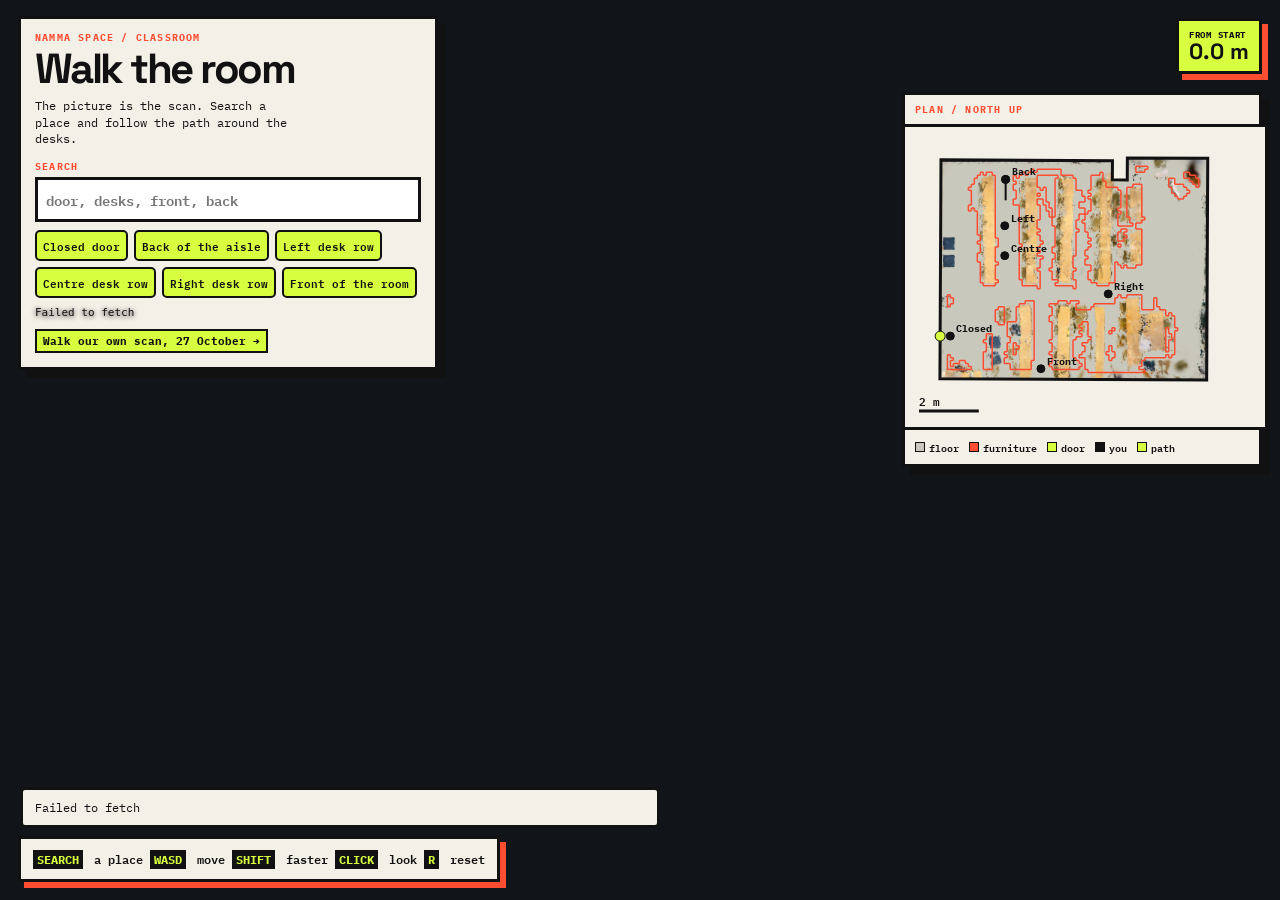
<file: index.html>
<!doctype html>
<html lang="en">
<head>
  <meta charset="UTF-8">
  <meta name="viewport" content="width=device-width, initial-scale=1">
  <title>Namma Space · MuSHRoom classroom</title>
  <link rel="stylesheet" href="https://fonts.googleapis.com/css2?family=IBM+Plex+Mono:wght@500;600;700&family=Space+Grotesk:wght@600;700&display=swap">
  <script type="module" src="./assets/index-DR5utsI0.js"></script>
  <link rel="stylesheet" crossorigin href="./assets/index-CDYyEeqc.css">
</head>
<body>
  <main id="stage"></main>
  <header id="hud">
    <p class="eyebrow">NAMMA SPACE / CLASSROOM</p>
    <h1 id="title">Walk the room</h1>
    <p id="subtitle">The picture is the scan. Search a place and follow the path around the desks.</p>
    <form id="find" autocomplete="off">
      <label for="q">SEARCH</label>
      <input id="q" placeholder="door, desks, front, back">
      <ol id="hits"></ol>
    </form>
    <p id="metrics">Loading…</p>
    <p class="other-room"><a href="oct27.html">Walk our own scan, 27 October &rarr;</a></p>
  </header>
  <div id="status-stamp"><span>FROM START</span><b id="distance">0.0 m</b></div>
  <figure id="map-wrap">
    <div class="panel-label">PLAN / NORTH UP</div>
    <canvas id="plan" width="360" height="300"></canvas>
    <div id="map-legend">
      <span><i class="sw-floor"></i>floor</span>
      <span><i class="sw-furn"></i>furniture</span>
      <span><i class="sw-door"></i>door</span>
      <span><i class="sw-you"></i>you</span>
      <span><i class="sw-path"></i>path</span>
    </div>
  </figure>
  <p id="help"><b>SEARCH</b> a place <b>WASD</b> move <b>SHIFT</b> faster <b>CLICK</b> look <b>R</b> reset</p>
  <p id="status" role="status">Loading…</p>
  <style>
    body{font-family:'IBM Plex Mono',ui-monospace,monospace;background:#111}
    #hud{left:18px;right:auto;width:min(420px,calc(100vw - 36px));padding:12px 14px 14px;color:#111;background:#f3f0e8;border:3px solid #111;box-shadow:8px 8px 0 #111}
    #hud .eyebrow{font-size:10px;letter-spacing:.12em;font-weight:700;color:#ff4d32;margin:0 0 6px}
    #title{margin:0;font:700 42px/0.9 'Space Grotesk',sans-serif;letter-spacing:-.06em}
    #subtitle{margin:10px 0 0;font-size:12px;line-height:1.4;max-width:36ch}
    #metrics{margin:8px 0 0;font-size:11px}
    .other-room{margin:10px 0 0;font-size:11px;font-weight:700}
    .other-room a{color:#111;background:#d7ff3f;padding:3px 6px;border:2px solid #111;text-decoration:none;display:inline-block}
    .other-room a:hover,.other-room a:focus-visible{background:#111;color:#d7ff3f}
    #find{margin:12px 0 0}
    #find label{display:block;font-size:10px;letter-spacing:.12em;font-weight:700;color:#ff4d32;margin-bottom:4px}
    #q{width:100%;box-sizing:border-box;border:3px solid #111;background:#fff;color:#111;font:600 14px 'IBM Plex Mono',monospace;padding:8px}
    #hits{list-style:none;margin:8px 0 0;padding:0;display:flex;flex-wrap:wrap;gap:6px}
    #hits button{border:2px solid #111;background:#d7ff3f;color:#111;font:600 11px 'IBM Plex Mono',monospace;padding:4px 6px;cursor:pointer}
    #status-stamp{position:fixed;z-index:12;right:18px;top:18px;padding:8px 10px;background:#d7ff3f;color:#111;border:3px solid #111;box-shadow:6px 6px 0 #ff4d32}
    #status-stamp span{display:block;font-size:9px;letter-spacing:.08em;font-weight:700}
    #status-stamp b{font:700 22px/1 'Space Grotesk',sans-serif}
    #map-wrap{position:fixed;z-index:10;right:18px;top:92px;margin:0;width:360px;background:#f3f0e8;border:3px solid #111;box-shadow:8px 8px 0 #111;color:#111}
    .panel-label{font-size:10px;letter-spacing:.12em;font-weight:700;color:#ff4d32;padding:8px 10px;border-bottom:3px solid #111}
    #plan{width:360px !important;height:300px !important;display:block;background:#f3f0e8}
    #map-legend{display:flex;gap:10px;flex-wrap:wrap;padding:8px 10px;font-size:10px;font-weight:600;border-top:3px solid #111}
    #map-legend span{display:inline-flex;align-items:center}
    #map-legend i{width:10px;height:10px;border:1px solid #111;margin-right:4px}
    .sw-floor{background:#c9c8bc}.sw-furn{background:#ff4d32}.sw-door{background:#d7ff3f}.sw-you{background:#111}.sw-path{background:#d7ff3f}
    #help{position:fixed;z-index:6;margin:0;left:18px;bottom:18px;max-width:none;padding:10px 12px;background:#f3f0e8;color:#111;border:3px solid #111;box-shadow:6px 6px 0 #ff4d32;font-size:12px;font-weight:600}
    #help b{background:#111;color:#d7ff3f;padding:2px 4px;margin-right:4px}
    #status{background:#f3f0e8;color:#111;border:3px solid #111;max-width:640px;bottom:72px}
    aside{display:none}
  #stage canvas{width:100vw !important;height:100vh !important}
  </style>
</body>
</html>
</file>
<file: assets/index-CDYyEeqc.css>
:root{font-family:system-ui,sans-serif;color:#f2f5f8;background:#1d242c}*{box-sizing:border-box}html,body{margin:0;height:100%;overflow:hidden}#stage{position:fixed;top:0;right:0;bottom:0;left:0;display:grid;place-items:center}canvas{display:block;width:min(100vw,160vh);height:min(62.5vw,100vh);outline:none}header{position:fixed;z-index:5;top:16px;left:20px;right:20px;pointer-events:none}strong{font-size:14px;letter-spacing:.14em;text-shadow:0 1px 5px #000}strong span{display:block;font-size:10px;color:#bbdded;margin-top:4px}nav{display:flex;position:absolute;right:0;top:0;gap:6px;pointer-events:auto}button,select{font:12px system-ui;padding:8px 10px;background:#12212eea;color:#f5f8fa;border:1px solid #ffffff50;border-radius:5px;cursor:pointer}button:disabled,select:disabled{opacity:.5}#metrics{font:12px ui-monospace,monospace;text-shadow:0 1px 5px #000}aside{position:fixed;z-index:5;left:20px;bottom:70px;font-size:11px;line-height:1.6;text-shadow:0 1px 4px #000}#status{position:fixed;z-index:5;bottom:14px;left:20px;right:20px;max-width:1000px;margin:0;padding:10px 12px;background:#101c28df;border-radius:5px;font-size:12px}@media(max-width:1000px){nav{position:static;margin-top:10px;flex-wrap:wrap}button{font-size:10px;padding:6px}}
</file>
